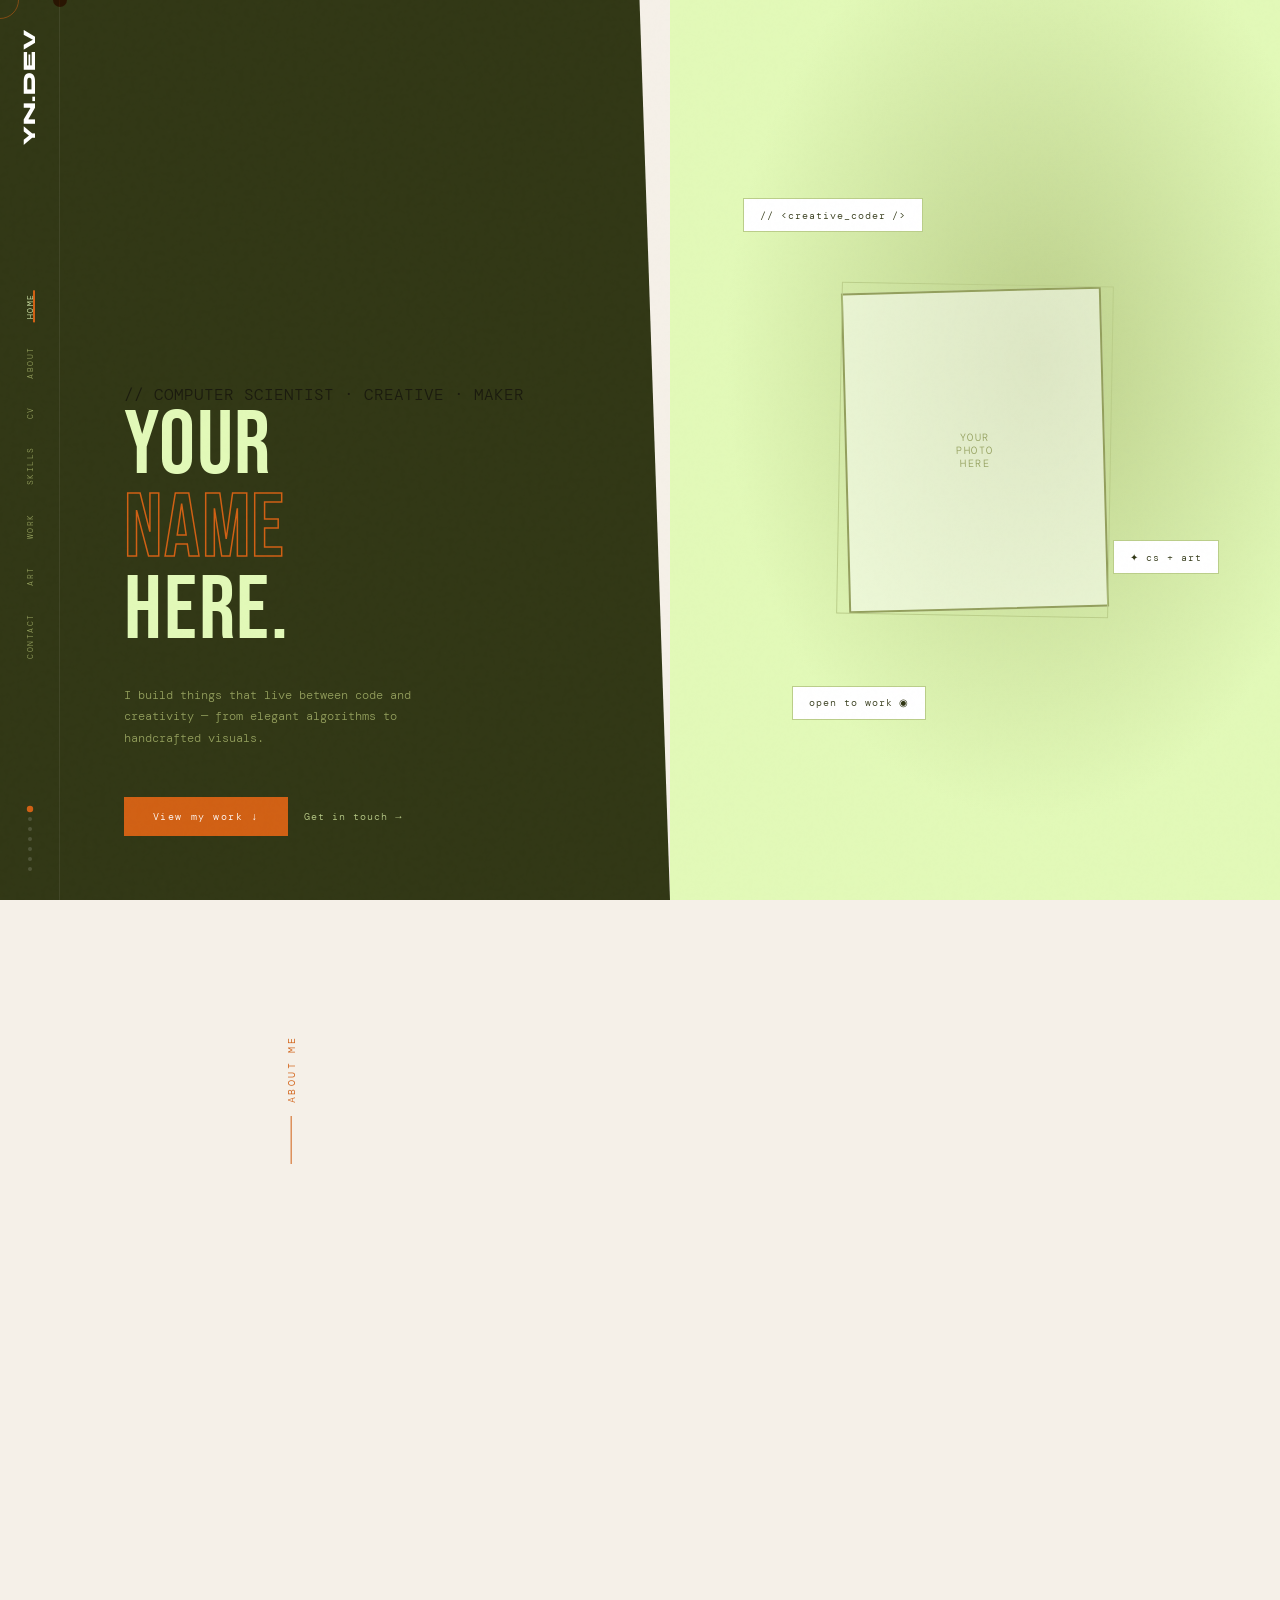
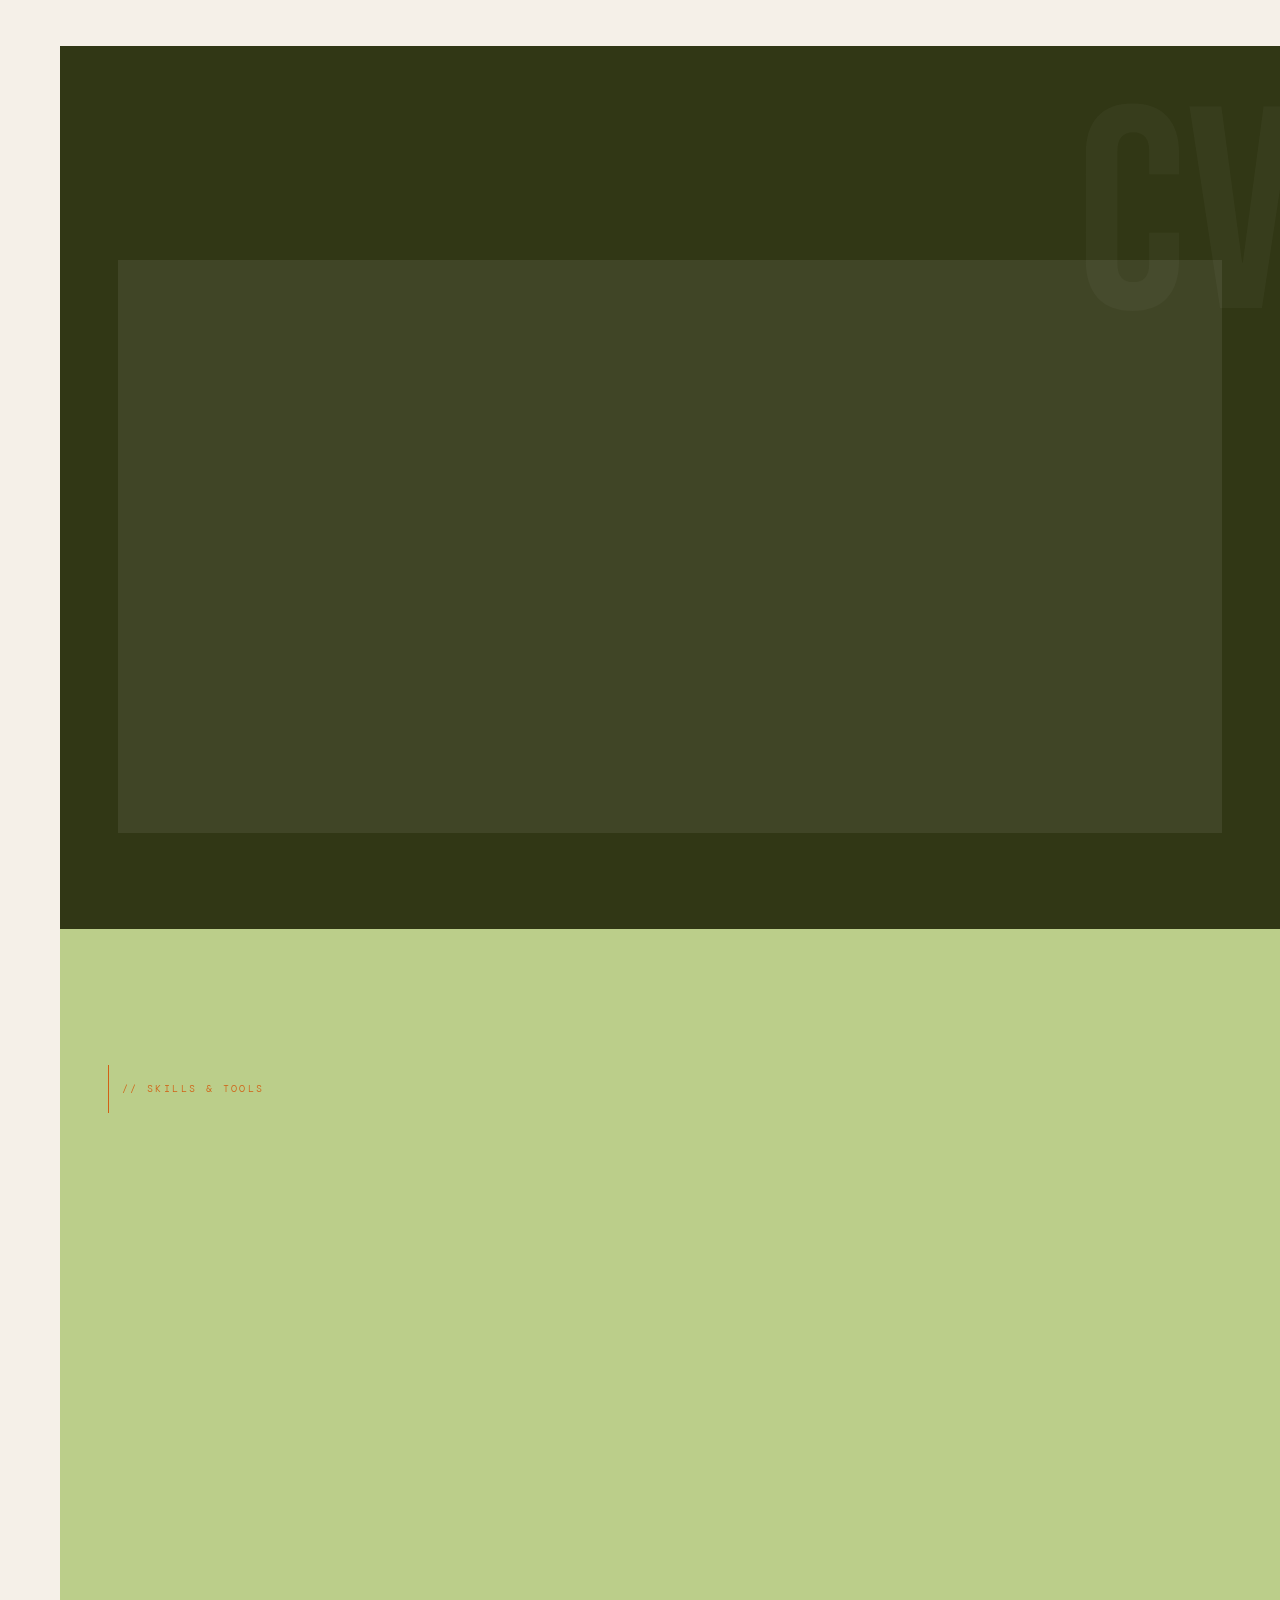
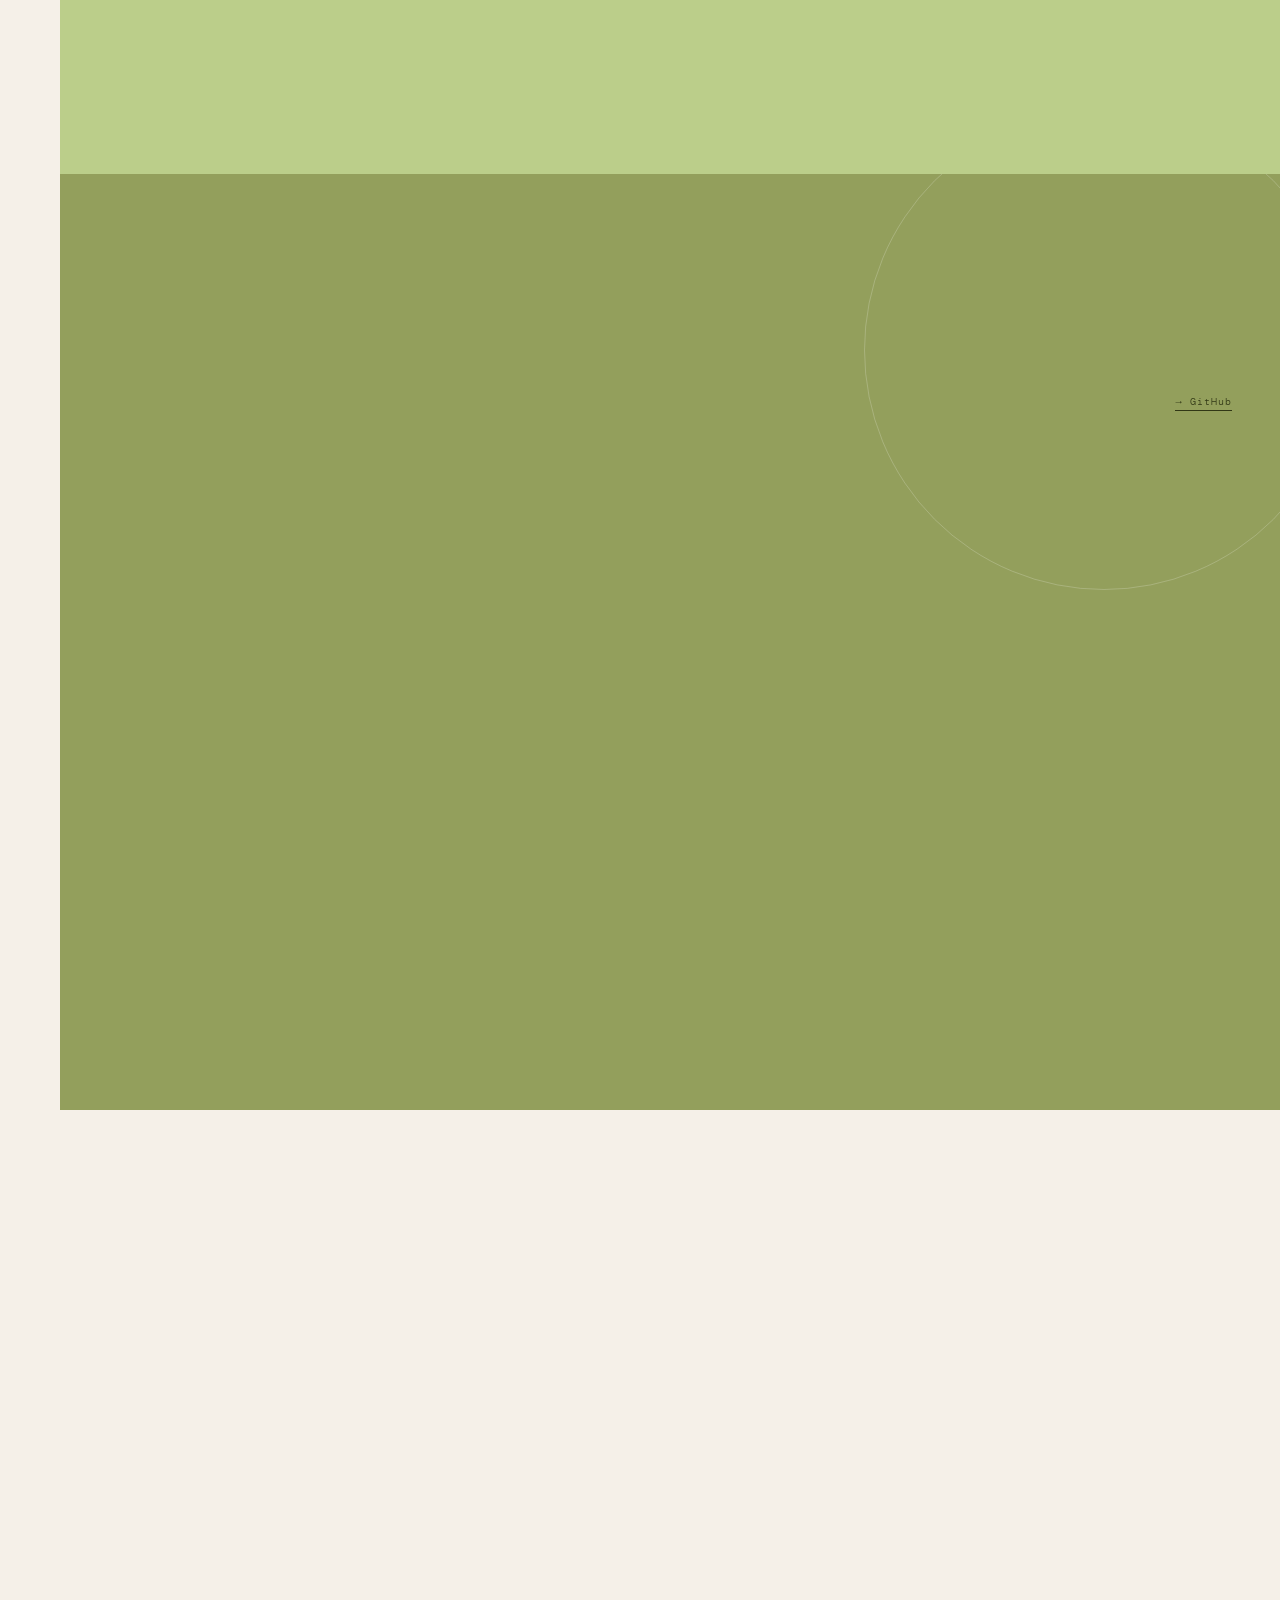
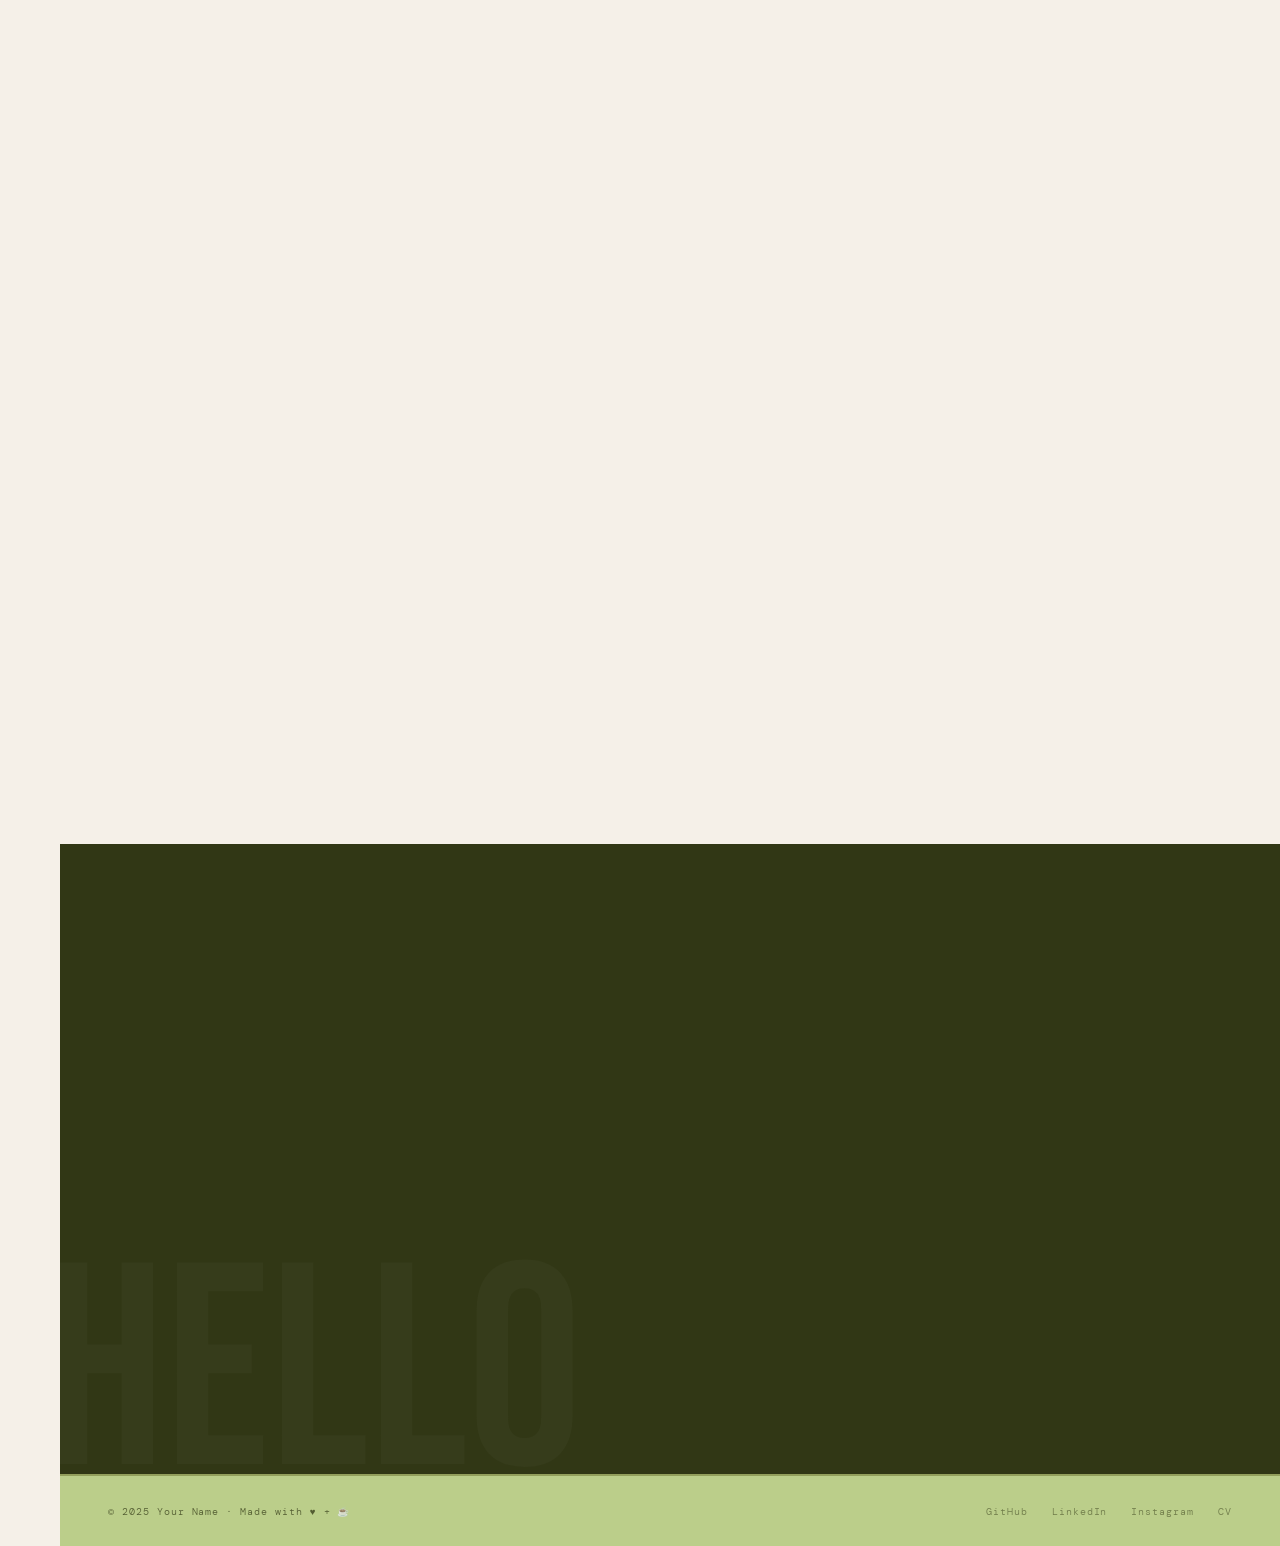
<file: index(5).html>
<!DOCTYPE html>
<html lang="en">
<head>
  <meta charset="UTF-8">
  <meta name="viewport" content="width=device-width, initial-scale=1.0">
  <title>Your Name — Creative CS</title>

  <!-- Google Fonts -->
  <link rel="preconnect" href="https://fonts.googleapis.com">
  <link rel="preconnect" href="https://fonts.gstatic.com" crossorigin>
  <link href="https://fonts.googleapis.com/css2?family=Bebas+Neue&family=DM+Mono:ital,wght@0,300;0,400;1,300&family=Syne:wght@700;800&family=Unbounded:wght@200;400;700&display=swap" rel="stylesheet">

  <!-- Stylesheet -->
  <link rel="stylesheet" href="style.css">
</head>
<body>

  <!-- CUSTOM CURSOR -->
  <div id="cursor"></div>
  <div id="cursor-ring"></div>

  <!-- ══════════════════════════════════════════════
       VERTICAL SIDE NAV
  ══════════════════════════════════════════════ -->
  <nav id="sidenav">
    <a href="#hero" class="sidenav-logo">YN.DEV</a>

    <ul class="sidenav-links">
      <li><a href="#hero"     data-section="hero"     class="active">home</a></li>
      <li><a href="#about"    data-section="about"                  >about</a></li>
      <li><a href="#cv"       data-section="cv"                     >cv</a></li>
      <li><a href="#skills"   data-section="skills"                 >skills</a></li>
      <li><a href="#projects" data-section="projects"               >work</a></li>
      <li><a href="#gallery"  data-section="gallery"                >art</a></li>
      <li><a href="#contact"  data-section="contact"                >contact</a></li>
    </ul>

    <div class="sidenav-dots">
      <div class="sidenav-dot active" data-dot="hero"></div>
      <div class="sidenav-dot"        data-dot="about"></div>
      <div class="sidenav-dot"        data-dot="cv"></div>
      <div class="sidenav-dot"        data-dot="skills"></div>
      <div class="sidenav-dot"        data-dot="projects"></div>
      <div class="sidenav-dot"        data-dot="gallery"></div>
      <div class="sidenav-dot"        data-dot="contact"></div>
    </div>
  </nav>

  <!-- ══════════════════════════════════════════════
       HERO
  ══════════════════════════════════════════════ -->
  <section id="hero">
    <div class="hero-left">
      <p class="hero-eyebrow">// COMPUTER SCIENTIST · CREATIVE · MAKER</p>
      <h1 class="hero-name">
        Your<br><em>Name</em><br>Here.
      </h1>
      <p class="hero-tagline">
        I build things that live between code and creativity — from elegant algorithms to handcrafted visuals.
      </p>
      <div class="hero-cta">
        <a href="#projects" class="btn-primary">View my work ↓</a>
        <a href="#contact"  class="btn-ghost">Get in touch →</a>
      </div>
    </div>

    <div class="hero-right">
      <div class="floating-tag">// &lt;creative_coder /&gt;</div>
      <div class="hero-photo-placeholder"></div>
      <div class="floating-tag">✦ cs + art</div>
      <div class="floating-tag">open to work ◉</div>
    </div>
  </section>

  <!-- ══════════════════════════════════════════════
       ABOUT
  ══════════════════════════════════════════════ -->
  <section id="about">
    <div class="section-label">about me</div>

    <div class="about-content">
      <h2 class="reveal">
        I'm a computer scientist<br>who <span>can't stop</span> creating.
      </h2>
      <p class="reveal reveal-delay-1">
        Hello! I'm <strong>Your Name</strong>, a CS student / developer based in [Your City].
        I love the intersection where logic meets aesthetics — building software that not only
        works beautifully, but looks beautiful doing it.
      </p>
      <p class="reveal reveal-delay-2">
        When I'm not writing code, I'm probably sketching, painting, playing music, or diving
        into some new creative rabbit hole. I believe the best technologists are the ones who
        see the world artistically.
      </p>
      <p class="reveal reveal-delay-3">
        Currently studying at [Your University] / working at [Your Company].
        Always open to interesting projects and conversations.
      </p>
      <div class="about-chips reveal reveal-delay-4">
        <span class="chip">Python</span>
        <span class="chip">JavaScript</span>
        <span class="chip">React</span>
        <span class="chip">Machine Learning</span>
        <span class="chip">Algorithms</span>
        <span class="chip">Illustration</span>
        <span class="chip">Photography</span>
        <span class="chip">UI/UX</span>
        <span class="chip">Music</span>
        <span class="chip">Typography</span>
      </div>
    </div>
  </section>

  <!-- ══════════════════════════════════════════════
       CV
  ══════════════════════════════════════════════ -->
  <section id="cv">
    <div class="cv-inner">
      <div class="cv-header reveal">
        <h2>Curriculum <em>Vitae</em></h2>
        <a href="cv.pdf" class="cv-download" download>↓ Download PDF</a>
      </div>

      <div class="cv-grid">
        <!-- Education -->
        <div class="cv-col reveal">
          <p class="cv-col-title">// EDUCATION</p>

          <div class="cv-entry">
            <p class="cv-year">2022 — present</p>
            <p class="cv-role">M.Sc. Computer Science</p>
            <p class="cv-place">University of Your City</p>
            <p class="cv-desc">Focus: Machine Learning &amp; Human-Computer Interaction. Thesis on generative models for creative applications.</p>
          </div>

          <div class="cv-entry">
            <p class="cv-year">2019 — 2022</p>
            <p class="cv-role">B.Sc. Computer Science</p>
            <p class="cv-place">University of Your City</p>
            <p class="cv-desc">Graduated with distinction. Minor in Digital Arts and Media Design.</p>
          </div>

          <div class="cv-entry">
            <p class="cv-year">2024</p>
            <p class="cv-role">Workshop / Certificate</p>
            <p class="cv-place">Institute Name</p>
            <p class="cv-desc">Short description of what you learned or achieved.</p>
          </div>
        </div>

        <!-- Experience -->
        <div class="cv-col reveal reveal-delay-2">
          <p class="cv-col-title">// EXPERIENCE</p>

          <div class="cv-entry">
            <p class="cv-year">2023 — present</p>
            <p class="cv-role">Research Assistant</p>
            <p class="cv-place">Lab / Institute Name</p>
            <p class="cv-desc">Working on X, building Y, publishing Z. Collaborating with interdisciplinary team.</p>
          </div>

          <div class="cv-entry">
            <p class="cv-year">Summer 2023</p>
            <p class="cv-role">Software Engineering Intern</p>
            <p class="cv-place">Company Name</p>
            <p class="cv-desc">Developed feature X for product Y. Improved performance by Z%. Worked with React and Node.js.</p>
          </div>

          <div class="cv-entry">
            <p class="cv-year">2021 — 2022</p>
            <p class="cv-role">Freelance Designer &amp; Developer</p>
            <p class="cv-place">Self-employed</p>
            <p class="cv-desc">Designed and built websites for local businesses and artists. Brand identity, illustration, web dev.</p>
          </div>
        </div>
      </div>
    </div>
  </section>

  <!-- ══════════════════════════════════════════════
       SKILLS
  ══════════════════════════════════════════════ -->
  <section id="skills">
    <p class="section-label" style="writing-mode:horizontal-tb;transform:none;flex-direction:row;">
      // skills &amp; tools
    </p>

    <div class="skills-grid">
      <div class="skill-card reveal">
        <div class="skill-icon">⌨</div>
        <p class="skill-title">Software Development</p>
        <p class="skill-list">Python · JavaScript · TypeScript<br>C++ · Java · SQL<br>Git · Linux · Docker</p>
      </div>
      <div class="skill-card reveal reveal-delay-1">
        <div class="skill-icon">◉</div>
        <p class="skill-title">Machine Learning</p>
        <p class="skill-list">PyTorch · TensorFlow · scikit-learn<br>Computer Vision · NLP<br>Data Analysis · Visualization</p>
      </div>
      <div class="skill-card reveal reveal-delay-2">
        <div class="skill-icon">✦</div>
        <p class="skill-title">Design &amp; Creative</p>
        <p class="skill-list">Figma · Illustrator · Photoshop<br>Procreate · Typography<br>Photography · Video Editing</p>
      </div>
      <div class="skill-card reveal reveal-delay-3">
        <div class="skill-icon">◎</div>
        <p class="skill-title">Web &amp; Frontend</p>
        <p class="skill-list">React · Vue · Next.js<br>HTML · CSS · Tailwind<br>Three.js · p5.js</p>
      </div>
      <div class="skill-card reveal reveal-delay-4">
        <div class="skill-icon">△</div>
        <p class="skill-title">Research &amp; Writing</p>
        <p class="skill-list">Academic writing · LaTeX<br>Literature review · Presentations<br>Science communication</p>
      </div>
      <div class="skill-card reveal reveal-delay-4">
        <div class="skill-icon">♪</div>
        <p class="skill-title">Other Passions</p>
        <p class="skill-list">Music production · Illustration<br>Bookbinding · Ceramics<br>Hiking · Film photography</p>
      </div>
    </div>
  </section>

  <!-- ══════════════════════════════════════════════
       PROJECTS
  ══════════════════════════════════════════════ -->
  <section id="projects">
    <div class="projects-header">
      <h2 class="reveal">Selected<br>Projects</h2>
      <a href="https://github.com/yourusername"
         class="cv-download"
         style="color:var(--dark);border-color:var(--dark)"
         target="_blank">→ GitHub</a>
    </div>

    <div class="projects-grid">
      <div class="project-card featured reveal">
        <span class="project-tag">✦ FEATURED PROJECT</span>
        <h3 class="project-title">Your Big Project Name Here</h3>
        <p class="project-desc">
          A detailed description of your most impressive project. What problem does it solve?
          What tech did you use? What was interesting about building it?<br><br>
          Tech: Python · PyTorch · React · PostgreSQL
        </p>
        <a href="#" class="project-link">View Project →</a>
      </div>

      <div class="project-card reveal reveal-delay-1">
        <span class="project-tag">WEB APP</span>
        <h3 class="project-title">Project Two</h3>
        <p class="project-desc">Short description of this project. What makes it special? 2–3 sentences max.</p>
        <a href="#" class="project-link">Explore →</a>
      </div>

      <div class="project-card reveal reveal-delay-2">
        <span class="project-tag">RESEARCH</span>
        <h3 class="project-title">Project Three</h3>
        <p class="project-desc">Another cool thing you built or researched. Keep it punchy.</p>
        <a href="#" class="project-link">Read more →</a>
      </div>
    </div>
  </section>

  <!-- ══════════════════════════════════════════════
       GALLERY
  ══════════════════════════════════════════════ -->
  <section id="gallery">
    <div class="gallery-intro">
      <h2 class="reveal">Art &amp;<br><em>Creative</em><br>Work</h2>
      <p class="reveal reveal-delay-1">
        Beyond the screen and keyboard, I create. This is a small window into my visual world —
        illustrations, photography, experiments with color and form.
        Art keeps my thinking alive and my code human.
      </p>
    </div>

    <div class="gallery-masonry">
      <!-- Replace gradient backgrounds with: style="background: url('img.jpg') center/cover" -->
      <div class="gallery-item reveal">
        <div class="gallery-item-inner" style="--ratio:3/4; background:linear-gradient(135deg,#939F5C,#BBCE8A);">
          <span class="gallery-placeholder">IMAGE 1</span>
          <div class="gallery-overlay">
            <span>Untitled, 2024</span>
            <small>DIGITAL ILLUSTRATION</small>
          </div>
        </div>
      </div>

      <div class="gallery-item reveal reveal-delay-1">
        <div class="gallery-item-inner" style="--ratio:1/1; background:linear-gradient(135deg,#D16014,#939F5C);">
          <span class="gallery-placeholder">IMAGE 2</span>
          <div class="gallery-overlay">
            <span>Study in Orange</span>
            <small>OIL PASTEL</small>
          </div>
        </div>
      </div>

      <div class="gallery-item reveal reveal-delay-2">
        <div class="gallery-item-inner" style="--ratio:4/3; background:linear-gradient(135deg,#313715,#939F5C);">
          <span class="gallery-placeholder">IMAGE 3</span>
          <div class="gallery-overlay">
            <span>Forest Light</span>
            <small>FILM PHOTOGRAPHY</small>
          </div>
        </div>
      </div>

      <div class="gallery-item reveal reveal-delay-3">
        <div class="gallery-item-inner" style="--ratio:1/1; background:linear-gradient(135deg,#BBCE8A,#E2F9B8);">
          <span class="gallery-placeholder">IMAGE 4</span>
          <div class="gallery-overlay">
            <span>Botanical Study</span>
            <small>INK + WATERCOLOR</small>
          </div>
        </div>
      </div>

      <div class="gallery-item reveal reveal-delay-1">
        <div class="gallery-item-inner" style="--ratio:2/3; background:linear-gradient(180deg,#D16014,#313715);">
          <span class="gallery-placeholder">IMAGE 5</span>
          <div class="gallery-overlay">
            <span>Warmth</span>
            <small>DIGITAL PAINTING</small>
          </div>
        </div>
      </div>

      <div class="gallery-item reveal reveal-delay-2">
        <div class="gallery-item-inner" style="--ratio:4/3; background:linear-gradient(135deg,#E2F9B8,#939F5C);">
          <span class="gallery-placeholder">IMAGE 6</span>
          <div class="gallery-overlay">
            <span>Moss &amp; Light</span>
            <small>PHOTOGRAPHY</small>
          </div>
        </div>
      </div>
    </div>
  </section>

  <!-- ══════════════════════════════════════════════
       CONTACT
  ══════════════════════════════════════════════ -->
  <section id="contact">
    <div class="contact-inner">
      <div class="contact-left">
        <h2 class="reveal">Let's<br><em>talk.</em></h2>
        <p class="reveal reveal-delay-1">
          Whether you have a project in mind, want to collaborate, or just want to say hello —
          my inbox is always open.
        </p>
        <div class="contact-links reveal reveal-delay-2">
          <a href="mailto:you@email.com" class="contact-link">
            <span>✉</span> you@email.com
          </a>
          <a href="https://github.com/yourusername" class="contact-link" target="_blank">
            <span>◎</span> github.com/yourusername
          </a>
          <a href="https://linkedin.com/in/yourname" class="contact-link" target="_blank">
            <span>⬡</span> linkedin.com/in/yourname
          </a>
          <a href="https://instagram.com/yourhandle" class="contact-link" target="_blank">
            <span>◈</span> instagram.com/yourhandle
          </a>
        </div>
      </div>

      <form class="contact-form reveal reveal-delay-2" onsubmit="return false;">
        <div class="form-group">
          <label>// your name</label>
          <input type="text" placeholder="Jane Smith">
        </div>
        <div class="form-group">
          <label>// your email</label>
          <input type="email" placeholder="jane@email.com">
        </div>
        <div class="form-group">
          <label>// message</label>
          <textarea rows="5" placeholder="Hello! I'd love to..."></textarea>
        </div>
        <button class="form-submit">SEND MESSAGE ↗</button>
      </form>
    </div>
  </section>

  <!-- ══════════════════════════════════════════════
       FOOTER
  ══════════════════════════════════════════════ -->
  <footer>
    <p class="footer-copy">© 2025 Your Name · Made with ♥ + ☕</p>
    <div class="footer-social">
      <a href="#">GitHub</a>
      <a href="#">LinkedIn</a>
      <a href="#">Instagram</a>
      <a href="#">CV</a>
    </div>
  </footer>

  <!-- JavaScript (loaded at end of body so DOM is ready) -->
  <script src="main.js"></script>

</body>
</html>
</file>
<file: style.css>
/* =====================================================
   PORTFOLIO — style.css
   ===================================================== */

/* ── VARIABLES ──────────────────────────────────────── */
:root {
  --dark:   #313715;
  --choco:  #D16014;
  --olive:  #939F5C;
  --muted:  #BBCE8A;
  --light:  #E2F9B8;
  --cream:  #F5F0E8;
  --ink:    #1a1a0e;
  --snw:    60px;

  /* surfaces used throughout — overridden in dark mode */
  --bg:         var(--cream);
  --bg-section: var(--cream);
  --text:       var(--ink);
  --text-muted: #5a5a4a;
  --card-bg:    #ffffff;
  --chip-bg:    var(--dark);
  --chip-color: var(--muted);
}

/* ── DARK MODE OVERRIDES ────────────────────────────── */
body.dark {
  --bg:         #1a1a0e;
  --bg-section: #1a1a0e;
  --text:       var(--light);
  --text-muted: var(--muted);
  --card-bg:    #252810;
  --chip-bg:    var(--olive);
  --chip-color: var(--dark);
}

/* ── RESET & BASE ───────────────────────────────────── */
*, *::before, *::after { box-sizing: border-box; margin: 0; padding: 0; }
html { scroll-behavior: smooth; }

body {
  background: var(--bg);
  color: var(--text);
  font-family: 'DM Mono', monospace;
  font-weight: 300;
  cursor: none;
  overflow-x: hidden;
  padding-left: var(--snw);
  transition: background 0.4s, color 0.4s;
}

/* ── CUSTOM CURSOR ──────────────────────────────────── */
#cursor {
  position: fixed; z-index: 9999;
  width: 14px; height: 14px;
  background: var(--choco); border-radius: 50%;
  pointer-events: none;
  transform: translate(-50%, -50%);
  transition: background 0.3s, width 0.2s, height 0.2s;
  mix-blend-mode: multiply;
}
#cursor-ring {
  position: fixed; z-index: 9998;
  width: 38px; height: 38px;
  border: 1.5px solid var(--choco); border-radius: 50%;
  pointer-events: none;
  transform: translate(-50%, -50%);
  opacity: 0.5;
}
body.dark #cursor { mix-blend-mode: normal; }

/* ── CURSOR TRAIL DOTS ──────────────────────────────── */
.trail-dot {
  position: fixed;
  border-radius: 50%;
  pointer-events: none;
  z-index: 9990;
  transform: translate(-50%, -50%);
  transition: opacity 0.5s ease;
}

/* ── NOISE TEXTURE OVERLAY ──────────────────────────── */
body::before {
  content: '';
  position: fixed; inset: 0; z-index: 8000;
  background-image: url("data:image/svg+xml,%3Csvg viewBox='0 0 200 200' xmlns='http://www.w3.org/2000/svg'%3E%3Cfilter id='n'%3E%3CfeTurbulence type='fractalNoise' baseFrequency='0.75' numOctaves='4' stitchTiles='stitch'/%3E%3C/filter%3E%3Crect width='100%25' height='100%25' filter='url(%23n)' opacity='0.04'/%3E%3C/svg%3E");
  pointer-events: none; opacity: 0.4;
}

/* =====================================================
   READING PROGRESS BAR
   ===================================================== */
#progress-bar {
  position: fixed;
  top: 0; left: var(--snw); right: 0;
  height: 3px;
  background: var(--choco);
  z-index: 9997;
  width: 0%;
  transition: width 0.1s linear;
  transform-origin: left;
}
body.dark #progress-bar { background: var(--muted); }

/* =====================================================
   DARK MODE TOGGLE BUTTON
   ===================================================== */
#theme-toggle {
  position: fixed;
  top: 1rem; right: 1.2rem;
  z-index: 9996;
  background: var(--dark);
  border: 1px solid rgba(255,255,255,0.1);
  color: var(--muted);
  font-family: 'DM Mono', monospace;
  font-size: 0.6rem;
  letter-spacing: 0.1em;
  padding: 0.45rem 0.9rem;
  cursor: none;
  display: flex; align-items: center; gap: 0.5rem;
  transition: background 0.3s, color 0.3s, border-color 0.3s;
}
body.dark #theme-toggle {
  background: var(--muted);
  color: var(--dark);
  border-color: var(--olive);
}
#theme-toggle:hover { border-color: var(--choco); color: var(--choco); }
body.dark #theme-toggle:hover { background: var(--light); }

.toggle-icon { font-size: 0.8rem; }

/* =====================================================
   SHARED H2/H3
   ===================================================== */
h2, h3 {
  font-family: 'Bebas Neue', sans-serif;
  font-weight: 400;
  letter-spacing: 0.03em;
}

/* =====================================================
   VERTICAL SIDE NAV
   ===================================================== */
#sidenav {
  position: fixed;
  top: 0; left: 0; bottom: 0;
  width: var(--snw);
  z-index: 200;
  background: var(--dark);
  display: flex;
  flex-direction: column;
  align-items: center;
  justify-content: space-between;
  padding: 1.8rem 0;
  border-right: 1px solid rgba(255,255,255,0.07);
  transition: background 0.4s;
}
body.dark #sidenav { background: #0f100a; border-right-color: rgba(255,255,255,0.05); }

.sidenav-logo {
  font-family: 'Syne', sans-serif;
  font-weight: 800; font-size: 1.1rem;
  color: white; text-decoration: none;
  letter-spacing: 0.05em;
  writing-mode: vertical-rl; transform: rotate(180deg);
  line-height: 1; cursor: none; transition: color 0.3s;
}
.sidenav-logo:hover { color: var(--choco); }

.sidenav-links {
  display: flex; flex-direction: column;
  align-items: center; gap: 0;
  list-style: none; width: 100%;
}
.sidenav-links a {
  display: flex; align-items: center; justify-content: center;
  width: 100%; padding: 0.85rem 0;
  font-family: 'DM Mono', monospace;
  font-size: 0.48rem; letter-spacing: 0.2em;
  color: var(--olive); text-decoration: none;
  text-transform: uppercase;
  writing-mode: vertical-rl; transform: rotate(180deg);
  position: relative; transition: color 0.25s;
}
.sidenav-links a::before {
  content: ''; position: absolute;
  left: 0; top: 50%;
  width: 2px; height: 0;
  background: var(--choco);
  transform: translateY(-50%);
  transition: height 0.3s ease;
}
.sidenav-links a:hover,
.sidenav-links a.active { color: var(--light); }
.sidenav-links a:hover::before,
.sidenav-links a.active::before { height: 60%; }

.sidenav-dots {
  display: flex; flex-direction: column;
  align-items: center; gap: 6px;
}
.sidenav-dot {
  width: 4px; height: 4px; border-radius: 50%;
  background: rgba(255,255,255,0.15);
  transition: background 0.3s, transform 0.3s;
}
.sidenav-dot.active { background: var(--choco); transform: scale(1.6); }

/* =====================================================
   HERO
   ===================================================== */
#hero {
  min-height: 100vh;
  display: grid; grid-template-columns: 1fr 1fr;
  overflow: hidden;
}
.hero-left {
  background: var(--dark);
  display: flex; flex-direction: column; justify-content: flex-end;
  padding: 5rem 4rem 4rem;
  position: relative; z-index: 2;
  clip-path: polygon(0 0, 95% 0, 100% 100%, 0 100%);
  transition: background 0.4s;
}
body.dark .hero-left { background: #0f100a; }

/* ── TYPING TERMINAL (replaces static eyebrow) ──────── */
.hero-terminal {
  font-family: 'DM Mono', monospace;
  font-size: 0.65rem; letter-spacing: 0.1em;
  color: var(--muted);
  margin-bottom: 2rem;
  min-height: 5.5rem;
}
.term-line {
  opacity: 0;
  margin-bottom: 0.3rem;
  transition: opacity 0.3s;
  white-space: nowrap;
}
.term-line.visible { opacity: 1; }
.term-prompt { color: var(--olive); }
.term-output { color: var(--light); }
.term-output-dim { color: var(--olive); }
.term-cursor-blink {
  display: inline-block; width: 7px; height: 0.75em;
  background: var(--choco); vertical-align: middle;
  animation: blink 1s step-end infinite;
}
@keyframes blink { 0%,100%{opacity:1} 50%{opacity:0} }

.hero-name {
  font-family: 'Bebas Neue', sans-serif;
  font-size: clamp(4rem, 7vw, 7.5rem);
  font-weight: 400; line-height: 0.92;
  color: var(--light); letter-spacing: 0.02em;
  opacity: 0; animation: fadeUp 0.9s 2.2s forwards;
}
.hero-name em {
  font-style: normal;
  -webkit-text-stroke: 1.5px var(--choco);
  color: transparent;
}
.hero-tagline {
  margin-top: 2rem;
  font-family: 'DM Mono', monospace;
  font-size: 0.75rem; color: var(--olive);
  max-width: 340px; line-height: 1.8;
  opacity: 0; animation: fadeUp 0.9s 2.4s forwards;
}
.hero-cta {
  margin-top: 3rem;
  display: inline-flex; gap: 1rem; align-items: center;
  opacity: 0; animation: fadeUp 0.9s 2.6s forwards;
}
.btn-primary {
  background: var(--choco); color: white; border: none;
  font-family: 'DM Mono', monospace;
  font-size: 0.65rem; letter-spacing: 0.15em;
  padding: 0.8rem 1.8rem;
  cursor: none; text-decoration: none;
  transition: background 0.3s, transform 0.2s; display: inline-block;
}
.btn-primary:hover { background: var(--olive); transform: translateY(-2px); }
.btn-ghost {
  color: var(--muted); font-family: 'DM Mono', monospace;
  font-size: 0.65rem; letter-spacing: 0.1em;
  text-decoration: none; transition: color 0.3s;
}
.btn-ghost:hover { color: var(--light); }

.hero-right {
  position: relative;
  display: flex; align-items: center; justify-content: center;
  overflow: hidden;
  transition: background 0.4s;
}
.hero-right::before {
  content: ''; position: absolute; inset: 0;
  background: radial-gradient(ellipse at 60% 40%, var(--muted) 0%, var(--light) 60%);
  transition: opacity 0.4s;
}
body.dark .hero-right::before {
  background: radial-gradient(ellipse at 60% 40%, #2a3510 0%, #1a1a0e 60%);
}
.floating-tag {
  position: absolute; z-index: 5;
  background: white; border: 1px solid var(--muted);
  padding: 0.6rem 1rem;
  font-family: 'DM Mono', monospace;
  font-size: 0.6rem; letter-spacing: 0.1em; color: var(--dark);
  animation: float 4s ease-in-out infinite;
}
body.dark .floating-tag { background: #252810; color: var(--muted); border-color: var(--olive); }
.floating-tag:nth-child(1) { top: 22%; left: 12%; animation-delay: 0s; }
/* child 2 is the photo, so the tags are children 1, 3 and 4 */
.floating-tag:nth-child(3) { top: 60%; right: 10%; animation-delay: 1.2s; }
.floating-tag:nth-child(4) { bottom: 20%; left: 20%; animation-delay: 2.4s; }

.hero-photo-placeholder {
  width: 260px; height: 320px;
  border: 2px solid var(--olive);
  position: relative; z-index: 3;
  display: flex; align-items: center; justify-content: center;
  background: rgba(255,255,255,0.5); transform: rotate(-1.5deg);
}
body.dark .hero-photo-placeholder { background: rgba(49,55,21,0.5); }
.hero-photo-placeholder::before {
  content: 'YOUR\APHOTO\AHERE'; white-space: pre;
  font-family: 'DM Mono', monospace;
  font-size: 0.65rem; letter-spacing: 0.15em;
  color: var(--olive); text-align: center;
}
.hero-photo-placeholder::after {
  content: ''; position: absolute; inset: -8px;
  border: 1px solid var(--muted);
  transform: rotate(2.5deg); z-index: -1;
}

/* =====================================================
   ABOUT
   ===================================================== */
#about {
  padding: 8rem 3rem;
  display: grid; grid-template-columns: 1fr 2fr;
  gap: 4rem; max-width: 1200px; margin: 0 auto;
  background: var(--bg); transition: background 0.4s;
}
.section-label {
  font-family: 'DM Mono', monospace;
  font-size: 0.6rem; letter-spacing: 0.25em;
  color: var(--choco); text-transform: uppercase;
  display: flex; align-items: center; gap: 0.8rem;
  writing-mode: vertical-rl; transform: rotate(180deg);
  align-self: flex-start; margin-top: 0.5rem;
}
.section-label::before {
  content: ''; width: 1px; height: 3rem;
  background: var(--choco); display: block;
}
.about-content h2 {
  font-size: clamp(2.8rem, 4.5vw, 4.8rem);
  line-height: 0.95; margin-bottom: 2rem;
  color: var(--text);
}
.about-content h2 span { color: var(--choco); }
.about-content p {
  font-size: 0.8rem; line-height: 2;
  color: var(--text-muted); margin-bottom: 1.5rem; max-width: 620px;
}
.about-chips { display: flex; flex-wrap: wrap; gap: 0.5rem; margin-top: 2rem; }
.chip {
  background: var(--chip-bg); color: var(--chip-color);
  font-family: 'DM Mono', monospace;
  font-size: 0.6rem; letter-spacing: 0.1em;
  padding: 0.4rem 0.9rem;
  border: 1px solid transparent;
  transition: all 0.3s; cursor: none;
}
.chip:hover { background: transparent; color: var(--text); border-color: var(--text); }

/* =====================================================
   CV
   ===================================================== */
#cv { background: var(--dark); padding: 6rem 0; position: relative; overflow: hidden; transition: background 0.4s; }
body.dark #cv { background: #0f100a; }
#cv::before {
  content: 'CV'; position: absolute; right: -1rem; top: 2rem;
  font-family: 'Bebas Neue', sans-serif; font-size: 18rem;
  color: rgba(255,255,255,0.03);
  line-height: 1; pointer-events: none; user-select: none;
}
.cv-inner { max-width: 1200px; margin: 0 auto; padding: 0 3rem; }
.cv-header { display: flex; justify-content: space-between; align-items: flex-end; margin-bottom: 4rem; }
.cv-header h2 { font-size: clamp(2.5rem, 4.5vw, 5rem); line-height: 0.95; color: var(--light); }
.cv-header h2 em { color: var(--choco); font-style: normal; }
.cv-download {
  color: var(--muted); font-family: 'DM Mono', monospace;
  font-size: 0.65rem; letter-spacing: 0.1em;
  text-decoration: none; border-bottom: 1px solid var(--olive);
  padding-bottom: 2px; transition: color 0.3s, border-color 0.3s;
}
.cv-download:hover { color: var(--choco); border-color: var(--choco); }
.cv-grid { display: grid; grid-template-columns: 1fr 1fr; gap: 1px; background: rgba(255,255,255,0.07); }
.cv-grid-secondary { margin-top: 1px; }
.cv-col { background: var(--dark); padding: 2rem 0; transition: background 0.4s; }
body.dark .cv-col { background: #0f100a; }
.cv-col-title { font-family: 'DM Mono', monospace; font-size: 0.6rem; letter-spacing: 0.2em; color: var(--olive); margin-bottom: 2rem; padding: 0 2rem; }
.cv-entry { padding: 1.5rem 2rem; border-left: 2px solid transparent; transition: border-color 0.3s, background 0.3s; cursor: none; }
.cv-entry:hover { border-left-color: var(--choco); background: rgba(255,255,255,0.03); }
.cv-year { font-family: 'DM Mono', monospace; font-size: 0.6rem; color: var(--choco); letter-spacing: 0.1em; margin-bottom: 0.3rem; }
.cv-role { font-family: 'Bebas Neue', sans-serif; font-size: 1.4rem; color: var(--light); letter-spacing: 0.03em; margin-bottom: 0.2rem; }
.cv-place { font-family: 'DM Mono', monospace; font-size: 0.65rem; color: var(--muted); margin-bottom: 0.5rem; }
.cv-desc { font-family: 'DM Mono', monospace; font-size: 0.65rem; color: var(--olive); line-height: 1.8; }

/* =====================================================
   SKILLS
   ===================================================== */
#skills { padding: 8rem 3rem; margin: 0 auto; background: var(--muted); transition: background 0.4s; }
.skills-grid { display: grid; grid-template-columns: repeat(3, 1fr); gap: 1.5rem; margin-top: 4rem; }
.skill-card {
  border: 1px solid var(--muted); padding: 2rem;
  position: relative; overflow: hidden;
  transition: transform 0.3s, border-color 0.3s; cursor: none;
  background: var(--card-bg);
}
body.dark .skill-card { border-color: var(--olive); }
.skill-card::before {
  content: ''; position: absolute; inset: 0;
  background: var(--dark); transform: translateY(100%);
  transition: transform 0.4s cubic-bezier(0.25, 0.46, 0.45, 0.94); z-index: 0;
}
body.dark .skill-card::before { background: var(--olive); }
.skill-card:hover { border-color: var(--dark); transform: translateY(-4px); }
body.dark .skill-card:hover { border-color: var(--choco); }
.skill-card:hover::before { transform: translateY(0); }
.skill-card:hover .skill-title, .skill-card:hover .skill-icon { color: var(--choco); }
.skill-card:hover .skill-list { color: var(--muted); }
.skill-icon { font-size: 1.5rem; margin-bottom: 1rem; position: relative; z-index: 1; transition: color 0.4s; }
.skill-title { font-family: 'Bebas Neue', sans-serif; font-size: 1.6rem; letter-spacing: 0.03em; margin-bottom: 1rem; position: relative; z-index: 1; transition: color 0.4s; color: var(--text); }
.skill-list { font-family: 'DM Mono', monospace; font-size: 0.65rem; line-height: 2; color: var(--text-muted); position: relative; z-index: 1; transition: color 0.4s; }

/* =====================================================
   PROJECTS
   ===================================================== */
#projects { background: var(--olive); padding: 8rem 3rem; position: relative; overflow: hidden; transition: background 0.4s; }
body.dark #projects { background: #2a3510; }
#projects::after { content: ''; position: absolute; top: -4rem; right: -4rem; width: 30rem; height: 30rem; border: 1px solid rgba(255,255,255,0.2); border-radius: 50%; pointer-events: none; }
.projects-header { max-width: 1200px; margin: 0 auto 4rem; display: flex; justify-content: space-between; align-items: flex-end; }
.projects-header h2 { font-size: clamp(2.8rem, 4.5vw, 5rem); line-height: 0.95; color: var(--dark); }
body.dark .projects-header h2 { color: var(--light); }
.projects-grid { max-width: 1200px; margin: 0 auto; display: grid; grid-template-columns: 2fr 1fr; grid-template-rows: auto auto; gap: 1.5rem; }
.projects-grid-more { grid-template-columns: repeat(3, 1fr); margin-top: 1.5rem; }
.project-card { background: var(--card-bg); padding: 2.5rem; position: relative; overflow: hidden; cursor: none; transition: transform 0.3s, background 0.4s; }
.project-card:hover { transform: scale(1.01); }
.project-card.featured { grid-row: span 2; background: var(--dark); }
body.dark .project-card.featured { background: #0f100a; }
.project-card.featured .project-title { color: var(--light); }
.project-card.featured .project-desc { color: var(--muted); }
.project-tag { font-family: 'DM Mono', monospace; font-size: 0.55rem; letter-spacing: 0.15em; color: var(--choco); margin-bottom: 1rem; display: inline-block; background: rgba(209,96,20,0.1); padding: 0.2rem 0.5rem; }
.project-title { font-family: 'Bebas Neue', sans-serif; font-size: 2rem; letter-spacing: 0.03em; margin-bottom: 0.8rem; line-height: 1; color: var(--text); }
.project-desc { font-family: 'DM Mono', monospace; font-size: 0.65rem; line-height: 1.9; color: var(--text-muted); }
.project-link { display: inline-block; margin-top: 1.5rem; font-family: 'DM Mono', monospace; font-size: 0.6rem; letter-spacing: 0.1em; color: var(--choco); text-decoration: none; border-bottom: 1px solid currentColor; transition: color 0.3s; }
.project-link:hover { color: var(--dark); }
.project-card.featured .project-link { color: var(--muted); }
.project-card.featured .project-link:hover { color: var(--light); }

/* =====================================================
   ENGAGEMENT
   ===================================================== */
#engagement { background: var(--dark); padding: 8rem 3rem; position: relative; overflow: hidden; transition: background 0.4s; }
body.dark #engagement { background: #0f100a; }
#engagement::before {
  content: 'ENGAGE'; position: absolute; right: -1.5rem; top: 1.5rem;
  font-family: 'Bebas Neue', sans-serif; font-size: 18rem;
  color: rgba(255,255,255,0.03);
  line-height: 1; pointer-events: none; user-select: none;
}
.engage-inner { max-width: 1200px; margin: 0 auto; position: relative; z-index: 1; }
.engage-intro { display: grid; grid-template-columns: 1fr 1fr; gap: 4rem; margin-bottom: 4rem; align-items: end; }
.engage-intro h2 { font-size: clamp(2.8rem, 4.5vw, 5rem); line-height: 0.95; color: var(--light); }
.engage-intro h2 em { color: var(--choco); font-style: normal; }
.engage-intro p { font-family: 'DM Mono', monospace; font-size: 0.75rem; line-height: 1.9; color: var(--muted); }

.engage-grid { display: grid; grid-template-columns: repeat(2, 1fr); gap: 1.5rem; }
.engage-card {
  border: 1px solid rgba(255,255,255,0.1); padding: 2.2rem;
  position: relative; overflow: hidden; cursor: none;
  transition: transform 0.3s, border-color 0.3s;
}
.engage-card::before {
  content: ''; position: absolute; inset: 0;
  background: rgba(209,96,20,0.08); transform: translateY(100%);
  transition: transform 0.4s cubic-bezier(0.25, 0.46, 0.45, 0.94); z-index: 0;
}
.engage-card:hover { border-color: var(--choco); transform: translateY(-4px); }
.engage-card:hover::before { transform: translateY(0); }
.engage-card > * { position: relative; z-index: 1; }
.engage-num {
  position: absolute; top: 1.2rem; right: 1.5rem;
  font-family: 'Bebas Neue', sans-serif; font-size: 3.5rem; line-height: 1;
  color: transparent; -webkit-text-stroke: 1px var(--choco); opacity: 0.6;
  transition: opacity 0.3s;
}
.engage-card:hover .engage-num { opacity: 1; }
.engage-year { font-family: 'DM Mono', monospace; font-size: 0.6rem; color: var(--choco); letter-spacing: 0.1em; margin-bottom: 0.4rem; }
.engage-role { font-size: 1.7rem; color: var(--light); line-height: 1; margin-bottom: 0.4rem; padding-right: 3.5rem; }
.engage-org { font-family: 'DM Mono', monospace; font-size: 0.65rem; color: var(--muted); margin-bottom: 0.9rem; }
.engage-desc { font-family: 'DM Mono', monospace; font-size: 0.65rem; color: var(--olive); line-height: 1.8; }
.engage-link { display: inline-block; margin-top: 1.2rem; font-family: 'DM Mono', monospace; font-size: 0.6rem; letter-spacing: 0.1em; color: var(--muted); text-decoration: none; border-bottom: 1px solid var(--olive); padding-bottom: 2px; transition: color 0.3s, border-color 0.3s; cursor: none; }
.engage-link:hover { color: var(--choco); border-color: var(--choco); }

.engage-subtitle { font-family: 'DM Mono', monospace; font-size: 0.6rem; letter-spacing: 0.2em; color: var(--olive); margin: 4rem 0 1rem; text-transform: uppercase; }
.engage-list { list-style: none; border-top: 1px solid rgba(255,255,255,0.07); }
.engage-list li {
  display: grid; grid-template-columns: 8rem 1fr 1.4fr; gap: 1.5rem; align-items: baseline;
  padding: 1rem 1rem; border-bottom: 1px solid rgba(255,255,255,0.07);
  border-left: 2px solid transparent; transition: border-color 0.3s, background 0.3s;
}
.engage-list li:hover { border-left-color: var(--choco); background: rgba(255,255,255,0.03); }
.engage-list-year { font-family: 'DM Mono', monospace; font-size: 0.6rem; color: var(--choco); letter-spacing: 0.1em; }
.engage-list-role { font-family: 'Bebas Neue', sans-serif; font-size: 1.2rem; color: var(--light); letter-spacing: 0.03em; }
.engage-list-desc { font-family: 'DM Mono', monospace; font-size: 0.62rem; color: var(--olive); line-height: 1.7; }

/* =====================================================
   GALLERY
   ===================================================== */
#gallery { padding: 8rem 3rem; max-width: 1200px; margin: 0 auto; background: var(--bg); transition: background 0.4s; }
.gallery-intro { display: grid; grid-template-columns: 1fr 1fr; gap: 4rem; margin-bottom: 4rem; align-items: end; }
.gallery-intro h2 { font-size: clamp(2.8rem, 4.5vw, 5rem); line-height: 0.95; color: var(--text); }
.gallery-intro h2 em { color: var(--choco); font-style: normal; }
.gallery-intro p { font-family: 'DM Mono', monospace; font-size: 0.75rem; line-height: 1.9; color: var(--text-muted); }
.gallery-masonry { columns: 3; column-gap: 1rem; }
.gallery-item { break-inside: avoid; margin-bottom: 1rem; position: relative; overflow: hidden; cursor: none; }
.gallery-item-inner { aspect-ratio: var(--ratio, 1/1); background: var(--muted); position: relative; transition: transform 0.5s cubic-bezier(0.25, 0.46, 0.45, 0.94); display: flex; align-items: center; justify-content: center; overflow: hidden; }
.gallery-item:hover .gallery-item-inner { transform: scale(1.03); }
.gallery-placeholder { font-family: 'DM Mono', monospace; font-size: 0.6rem; letter-spacing: 0.1em; color: var(--olive); text-align: center; }
.gallery-overlay { position: absolute; inset: 0; background: rgba(49,55,21,0.75); opacity: 0; display: flex; align-items: center; justify-content: center; transition: opacity 0.3s; flex-direction: column; gap: 0.5rem; }
.gallery-item:hover .gallery-overlay { opacity: 1; }
.gallery-overlay span { font-family: 'Bebas Neue', sans-serif; font-size: 1.4rem; color: var(--light); letter-spacing: 0.05em; }
.gallery-overlay small { font-family: 'DM Mono', monospace; font-size: 0.55rem; color: var(--muted); letter-spacing: 0.1em; }

/* =====================================================
   CONTACT
   ===================================================== */
#contact { background: var(--dark); padding: 8rem 3rem; position: relative; overflow: hidden; transition: background 0.4s; }
body.dark #contact { background: #0f100a; }
#contact::before { content: 'HELLO'; position: absolute; bottom: -3rem; left: -1rem; font-family: 'Bebas Neue', sans-serif; font-size: 18rem; color: rgba(255,255,255,0.025); pointer-events: none; user-select: none; line-height: 1; }
.contact-inner { max-width: 1200px; margin: 0 auto; display: grid; grid-template-columns: 1fr 1fr; gap: 6rem; align-items: center; }
.contact-left h2 { font-size: clamp(3rem, 5.5vw, 6rem); line-height: 0.92; color: var(--light); margin-bottom: 1.5rem; }
.contact-left h2 em { color: var(--choco); font-style: normal; }
.contact-left p { font-family: 'DM Mono', monospace; font-size: 0.75rem; line-height: 1.9; color: var(--muted); max-width: 380px; }
.contact-links { margin-top: 3rem; display: flex; flex-direction: column; gap: 1rem; }
.contact-link { display: flex; align-items: center; gap: 1rem; font-family: 'DM Mono', monospace; font-size: 0.7rem; color: var(--olive); text-decoration: none; transition: color 0.3s; cursor: none; }
.contact-link span { color: var(--choco); }
.contact-link:hover { color: var(--light); }
.contact-form { display: flex; flex-direction: column; gap: 1.5rem; }
.form-group { display: flex; flex-direction: column; gap: 0.4rem; }
.form-group label { font-family: 'DM Mono', monospace; font-size: 0.6rem; letter-spacing: 0.15em; color: var(--olive); }
.form-group input, .form-group textarea { background: transparent; border: none; border-bottom: 1px solid rgba(255,255,255,0.15); color: var(--light); font-family: 'DM Mono', monospace; font-size: 0.75rem; padding: 0.7rem 0; outline: none; transition: border-color 0.3s; resize: none; cursor: none; }
.form-group input:focus, .form-group textarea:focus { border-bottom-color: var(--choco); }
.form-group input::placeholder, .form-group textarea::placeholder { color: rgba(255,255,255,0.2); }

/* ── CONTACT SUBMIT WITH CONFETTI ───────────────────── */
.form-submit {
  margin-top: 1rem; background: transparent; border: 1px solid var(--muted);
  color: var(--muted); padding: 0.9rem 2.5rem;
  font-family: 'DM Mono', monospace; font-size: 0.65rem; letter-spacing: 0.15em;
  cursor: none; align-self: flex-start; transition: all 0.3s;
  position: relative; overflow: visible;
}
.form-submit:hover { background: var(--choco); border-color: var(--choco); color: white; }
.form-submit:active { transform: scale(0.97); }

/* ── CONFETTI PARTICLES ─────────────────────────────── */
.confetti-particle {
  position: fixed;
  width: 8px; height: 8px;
  border-radius: 2px;
  pointer-events: none;
  z-index: 9999;
  animation: confettiFly var(--dur, 0.9s) ease-out forwards;
}
@keyframes confettiFly {
  0%   { opacity: 1; transform: translate(0, 0) rotate(0deg) scale(1); }
  100% { opacity: 0; transform: translate(var(--tx), var(--ty)) rotate(var(--tr)) scale(0.4); }
}

/* =====================================================
   FOOTER
   ===================================================== */
footer { background: var(--muted); padding: 1.8rem 3rem; display: flex; justify-content: space-between; align-items: center; border-top: 2px solid var(--olive); transition: background 0.4s; }
body.dark footer { background: #252810; border-top-color: var(--olive); }
.footer-copy { font-family: 'DM Mono', monospace; font-size: 0.6rem; color: var(--dark); letter-spacing: 0.1em; opacity: 0.75; }
body.dark .footer-copy { color: var(--muted); opacity: 0.7; }
.footer-social { display: flex; gap: 1.5rem; }
.footer-social a { font-family: 'DM Mono', monospace; font-size: 0.6rem; letter-spacing: 0.1em; color: var(--dark); text-decoration: none; opacity: 0.55; transition: opacity 0.3s, color 0.3s; }
body.dark .footer-social a { color: var(--muted); }
.footer-social a:hover { opacity: 1; color: var(--choco); }

/* =====================================================
   ANIMATIONS
   ===================================================== */
@keyframes fadeUp {
  from { opacity: 0; transform: translateY(30px); }
  to   { opacity: 1; transform: translateY(0); }
}
@keyframes float {
  0%, 100% { transform: translateY(0); }
  50%       { transform: translateY(-10px); }
}
.reveal { opacity: 0; transform: translateY(40px); transition: opacity 0.9s cubic-bezier(0.25, 0.46, 0.45, 0.94), transform 0.9s cubic-bezier(0.25, 0.46, 0.45, 0.94); }
.reveal.visible { opacity: 1; transform: translateY(0); }
.reveal-delay-1 { transition-delay: 0.1s; }
.reveal-delay-2 { transition-delay: 0.2s; }
.reveal-delay-3 { transition-delay: 0.3s; }
.reveal-delay-4 { transition-delay: 0.4s; }

/* =====================================================
   SCROLLBAR & SELECTION
   ===================================================== */
::-webkit-scrollbar { width: 4px; }
::-webkit-scrollbar-track { background: var(--bg); }
::-webkit-scrollbar-thumb { background: var(--olive); border-radius: 2px; }
::-webkit-scrollbar-thumb:hover { background: var(--choco); }
::selection { background: var(--choco); color: white; }

/* =====================================================
   RESPONSIVE
   ===================================================== */
@media (max-width: 900px) {
  body { padding-left: 0; }
  #sidenav { display: none; }
  #progress-bar { left: 0; }
  #hero { grid-template-columns: 1fr; }
  .hero-left { clip-path: none; min-height: 70vh; }
  .hero-right { min-height: 40vh; }
  #about { grid-template-columns: 1fr; }
  .section-label { writing-mode: horizontal-tb; transform: none; flex-direction: row; }
  .skills-grid { grid-template-columns: 1fr 1fr; }
  .projects-grid { grid-template-columns: 1fr; }
  .gallery-masonry { columns: 2; }
  .contact-inner { grid-template-columns: 1fr; }
  .gallery-intro { grid-template-columns: 1fr; }
  .cv-grid { grid-template-columns: 1fr; }
  .projects-grid-more { grid-template-columns: 1fr; }
  .engage-intro { grid-template-columns: 1fr; }
  .engage-grid { grid-template-columns: 1fr; }
  .engage-list li { grid-template-columns: 1fr; gap: 0.3rem; }
}
@media (max-width: 540px) {
  .skills-grid { grid-template-columns: 1fr; }
  .gallery-masonry { columns: 1; }
}

.hero-photo {
  width: 260px; height: 320px;
  border: 2px solid var(--olive);
  position: relative; z-index: 3;
  transform: rotate(-1.5deg);
}
.hero-photo::after {
  content: ''; position: absolute; inset: -8px;
  border: 1px solid var(--muted);
  transform: rotate(2.5deg); z-index: -1;
}
.hero-photo img {
  width: 100%; height: 100%;
  object-fit: cover; object-position: center top;
  display: block;
}

.gallery-item-inner img {
  position: absolute; inset: 0;
  width: 100%; height: 100%;
  object-fit: cover;
  display: block;
}

.scholarship-band { background: transparent; padding: 3rem 0; margin-bottom: 3rem; border-bottom: 1px solid rgba(255,255,255,0.07); }
.band-title { font-family: 'DM Mono', monospace; font-size: 0.6rem; letter-spacing: 0.2em; color: var(--olive); margin-bottom: 2rem; text-align: center; }
.badge-row { display: grid; grid-template-columns: repeat(5, 1fr); gap: 1.5rem; align-items: start; }
.badge { text-align: center; transition: transform 0.3s; }
.badge:hover { transform: translateY(-4px); }
.badge-icon { width: 90px; height: 90px; margin: 0 auto 1rem; border-radius: 50%; border: 2px solid var(--olive); background-color: #fff; background-size: 70%; background-position: center; background-repeat: no-repeat; transition: border-color 0.3s; }
.badge:hover .badge-icon { border-color: var(--choco); }
.badge-name { font-family: 'Bebas Neue', sans-serif; font-size: 1.1rem; color: var(--light); letter-spacing: 0.03em; line-height: 1.15; }

@media (max-width: 900px) { .badge-row { grid-template-columns: repeat(3, 1fr); } }
@media (max-width: 540px) { .badge-row { grid-template-columns: repeat(2, 1fr); } }

.badge-year { font-family: 'DM Mono', monospace; font-size: 0.6rem; color: var(--choco); letter-spacing: 0.1em; margin-top: 0.5rem; }
.badge-desc { font-family: 'DM Mono', monospace; font-size: 0.6rem; color: var(--olive); line-height: 1.7; margin-top: 0.3rem; }

.program-grid { display: grid; grid-template-columns: repeat(3, 1fr); gap: 1.5rem; }
.program-card { background: var(--card-bg); padding: 2rem; transition: transform 0.3s; }
.program-card:hover { transform: scale(1.02); }
.program-card .project-title { font-size: 1.5rem; }
@media (max-width: 900px) { .program-grid { grid-template-columns: 1fr 1fr; } }
@media (max-width: 540px) { .program-grid { grid-template-columns: 1fr; } }

#collage {
  margin-left: calc(-1 * var(--snw));
  padding-left: var(--snw);
  background-color: var(--cream);
  overflow: hidden;
  padding-bottom: 12vw;
}
.collage-canvas {
  position: relative;
  width: 100%;
  aspect-ratio: 3 / 2;
}
.collage-item {
  position: absolute;
  left: var(--x); top: var(--y);
  width: var(--w);
  aspect-ratio: 1 / 1;
  background-size: contain;
  background-position: center;
  background-repeat: no-repeat;
  transform: rotate(var(--r));
  transition: transform 0.4s cubic-bezier(0.34, 1.56, 0.64, 1), filter 0.4s;
  cursor: none;
}
.collage-item:hover {
  transform: translate(-6px, -10px) rotate(calc(var(--r) + 5deg)) scale(1.08);
  filter: drop-shadow(0 12px 18px rgba(0,0,0,0.18));
  z-index: 10;
}

@media (max-width: 900px) {
  #collage { margin-left: 0; padding-left: 0; }
  .collage-canvas { aspect-ratio: 3 / 4; }
  .collage-item { width: calc(var(--w) * 1.2); }
}

#stem-spinner { padding: 8rem 3rem; text-align: center; background: var(--muted); }
#stem-spinner h2 { font-size: clamp(2.8rem, 4.5vw, 5rem); line-height: 0.95; color: var(--text); }
#stem-spinner h2 em { color: var(--choco); font-style: normal; }
.spinner-intro { font-size: 0.75rem; color: var(--text-muted); margin: 1rem 0 3rem; }
.spinner-card { max-width: 420px; margin: 0 auto 2rem; background: var(--dark); padding: 2.5rem 2rem; border: 2px solid var(--olive); transform: rotate(-1deg); }
.spinner-card.flip { animation: cardFlip 0.6s ease; }
@keyframes cardFlip { 0% { transform: rotate(-1deg) rotateY(0); } 50% { transform: rotate(-1deg) rotateY(90deg); } 100% { transform: rotate(-1deg) rotateY(0); } }
.spinner-card.shuffling .spinner-name { filter: blur(1px); opacity: 0.7; }
.spinner-photo { width: 140px; height: 140px; margin: 0 auto 1.5rem; border-radius: 50%; border: 3px solid var(--choco); background: var(--olive) center / cover no-repeat; }
.spinner-years { font-size: 0.6rem; letter-spacing: 0.15em; color: var(--choco); }
.spinner-name { font-family: 'Bebas Neue', sans-serif; font-size: 2.2rem; color: var(--light); margin: 0.3rem 0; }
.spinner-field { font-size: 0.6rem; letter-spacing: 0.15em; color: var(--muted); text-transform: uppercase; margin-bottom: 1rem; }
.spinner-text { font-size: 0.7rem; line-height: 1.9; color: var(--olive); }
.spinner-btn { font-size: 0.8rem; padding: 1rem 2.5rem; }
</file>
